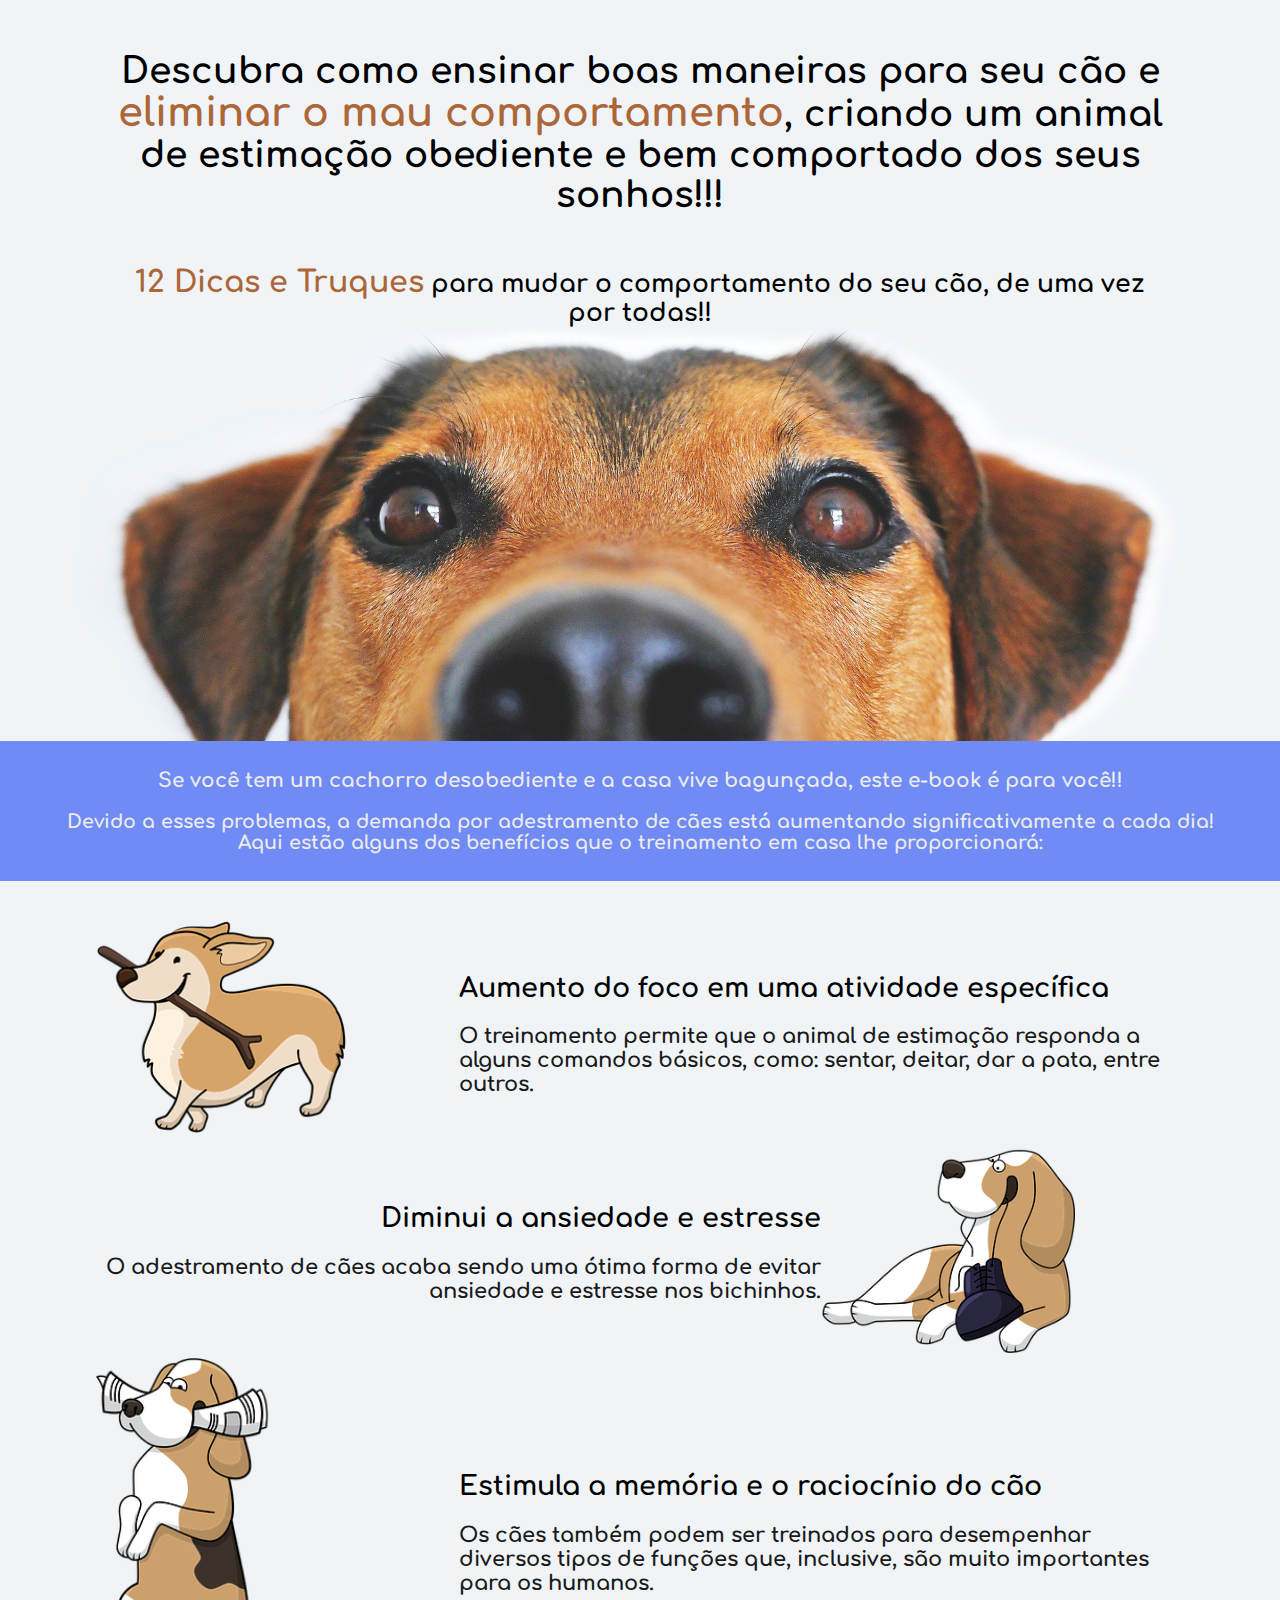
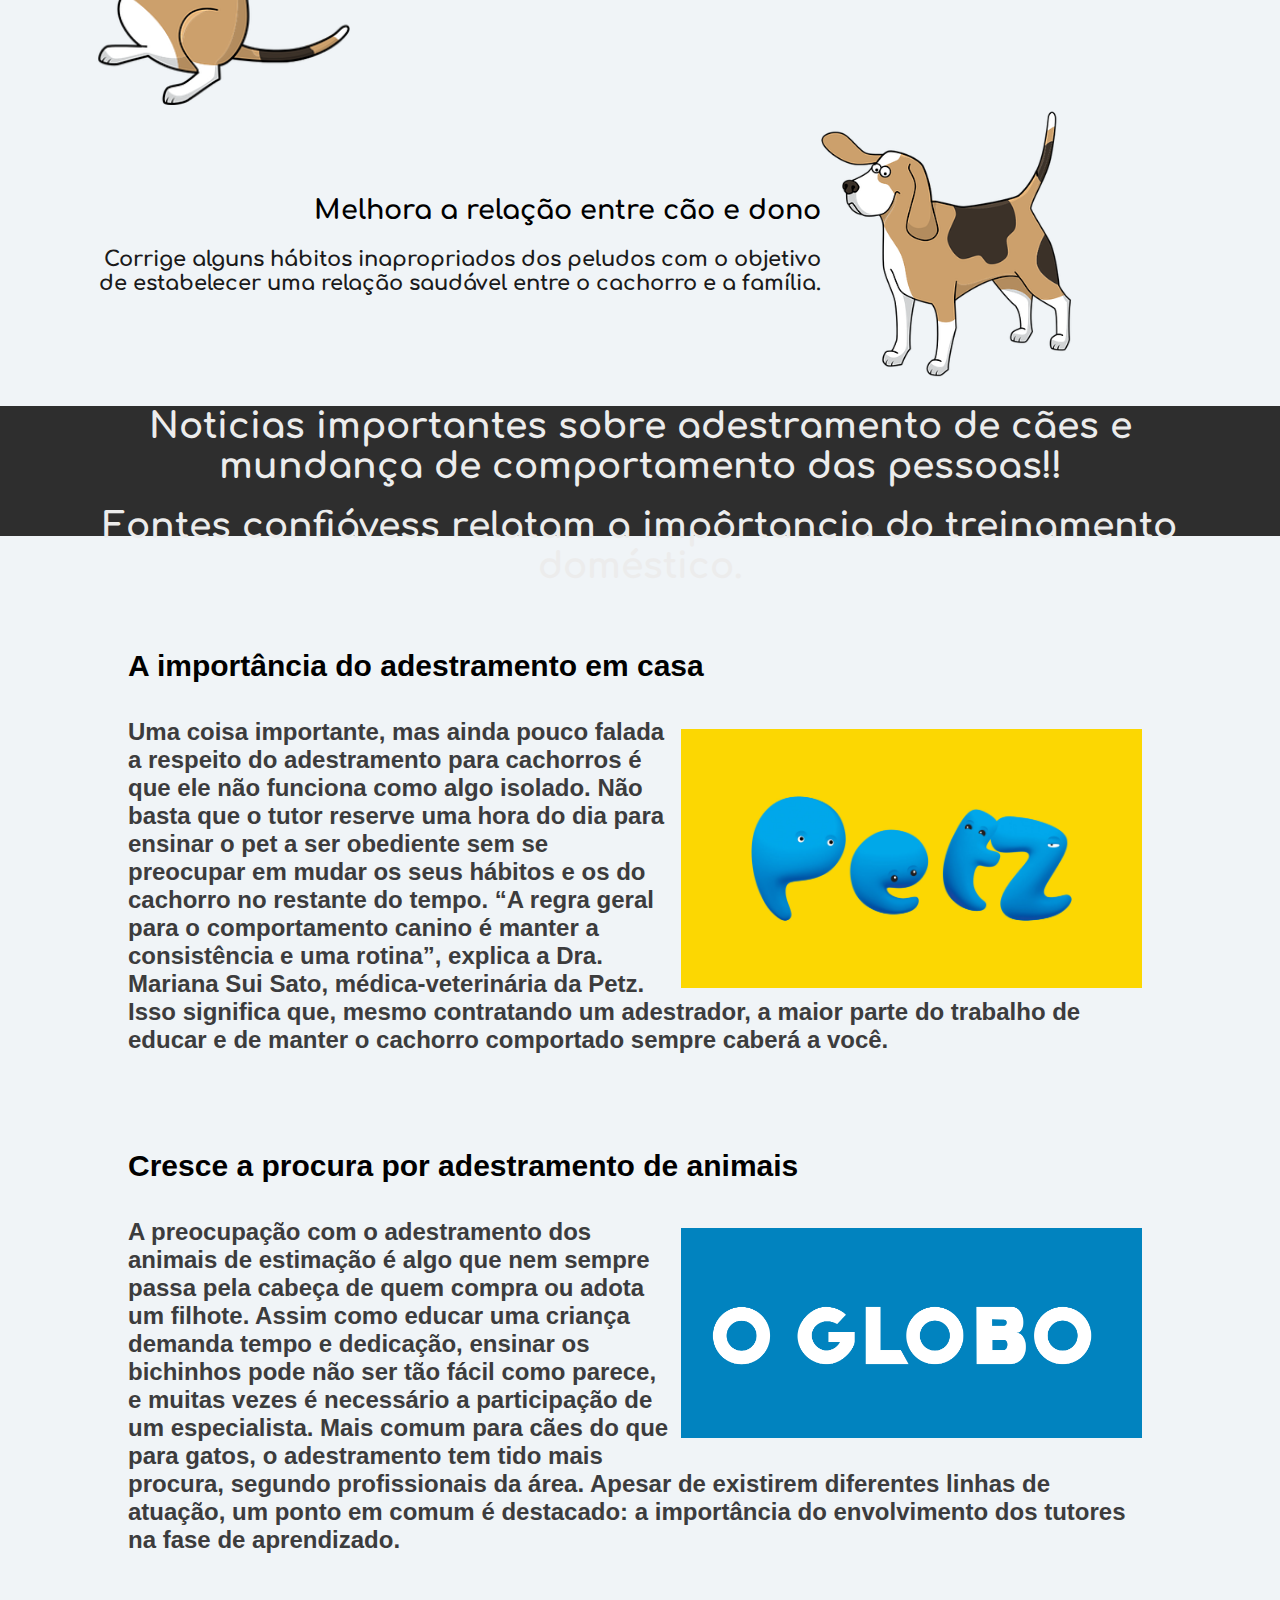
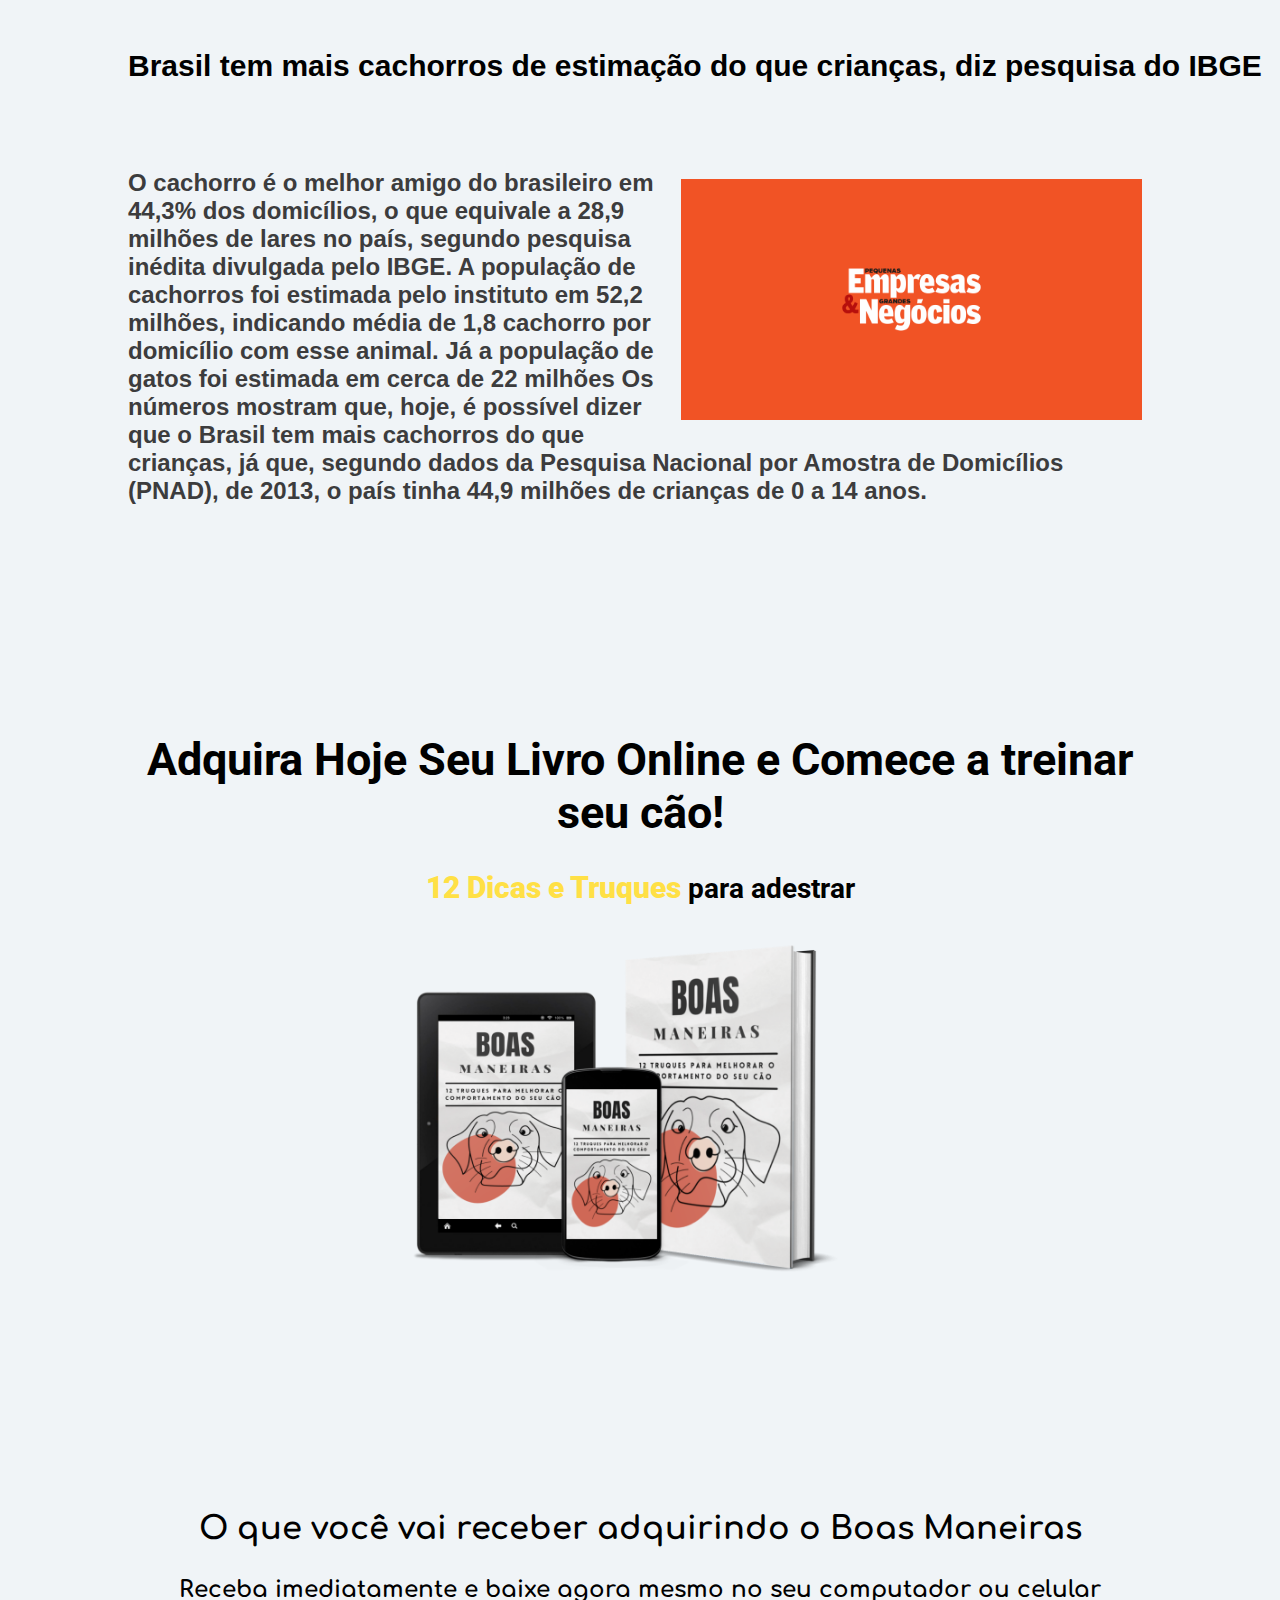
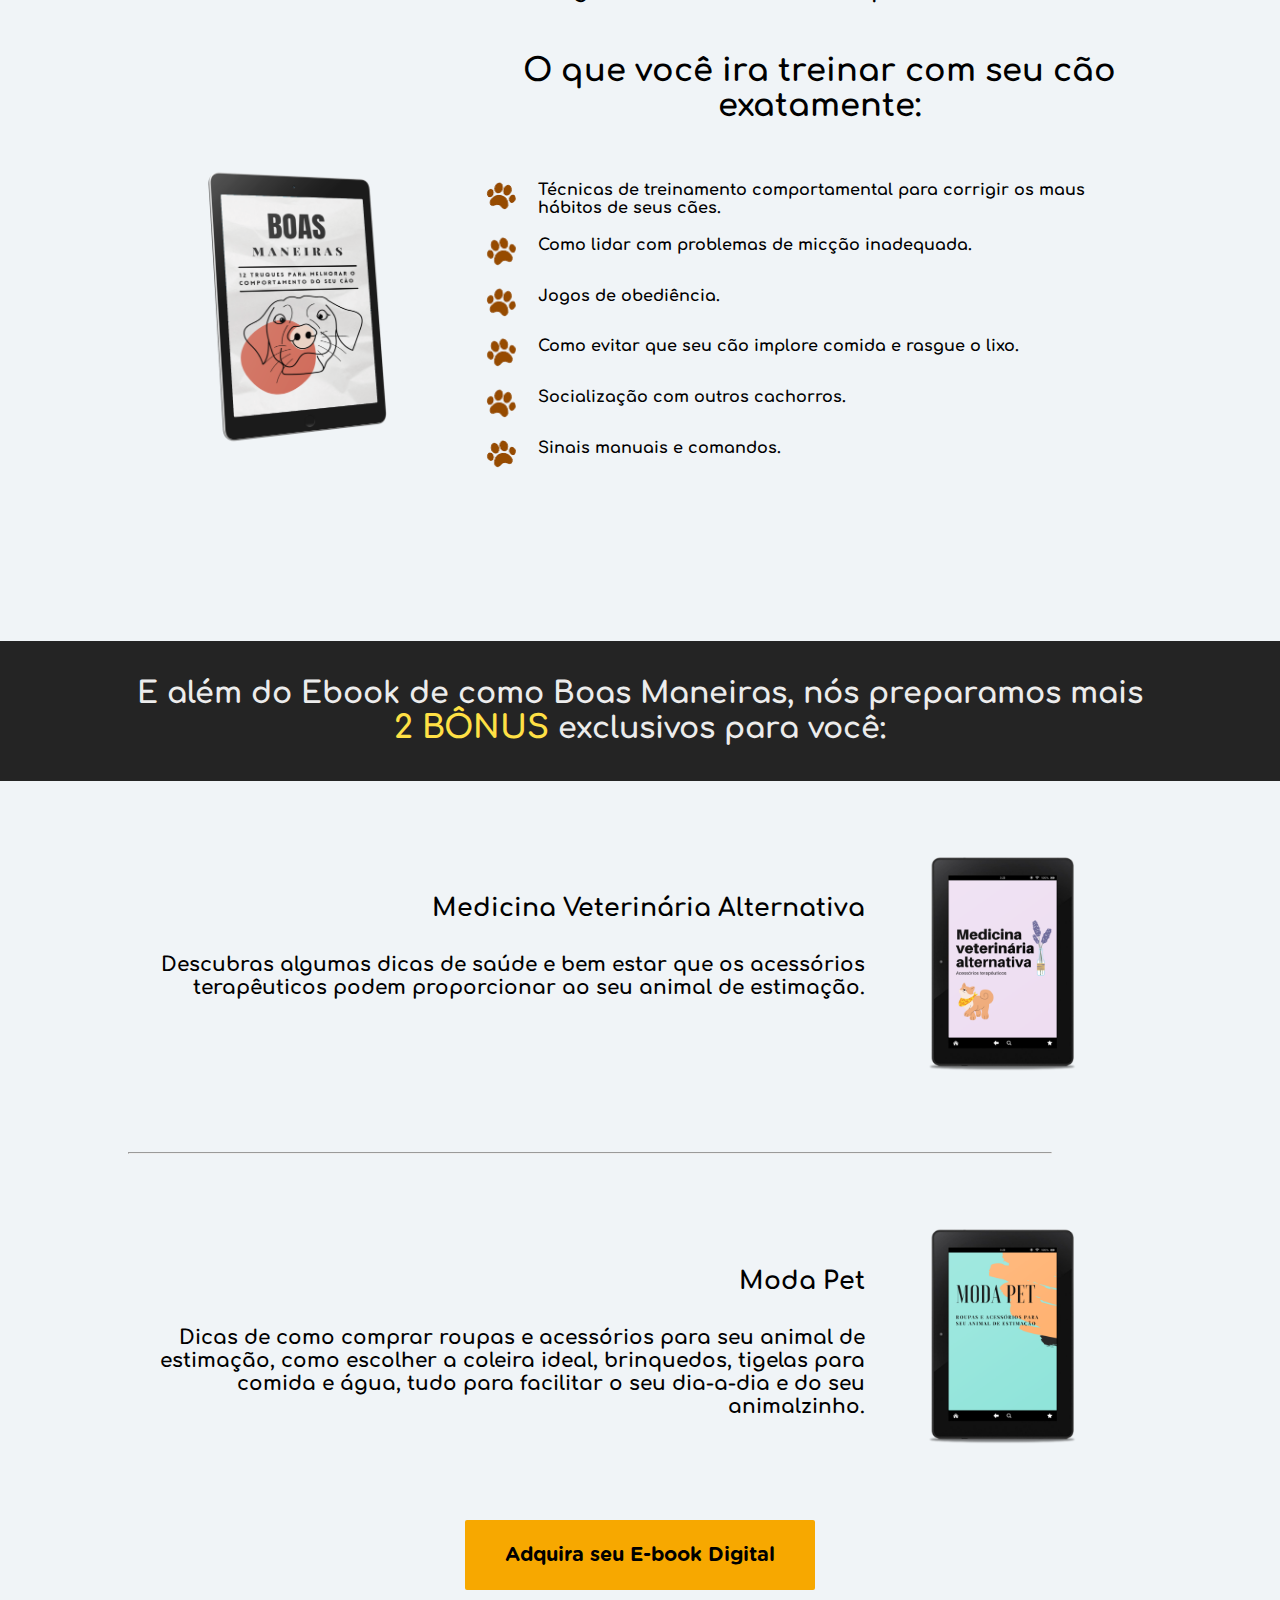
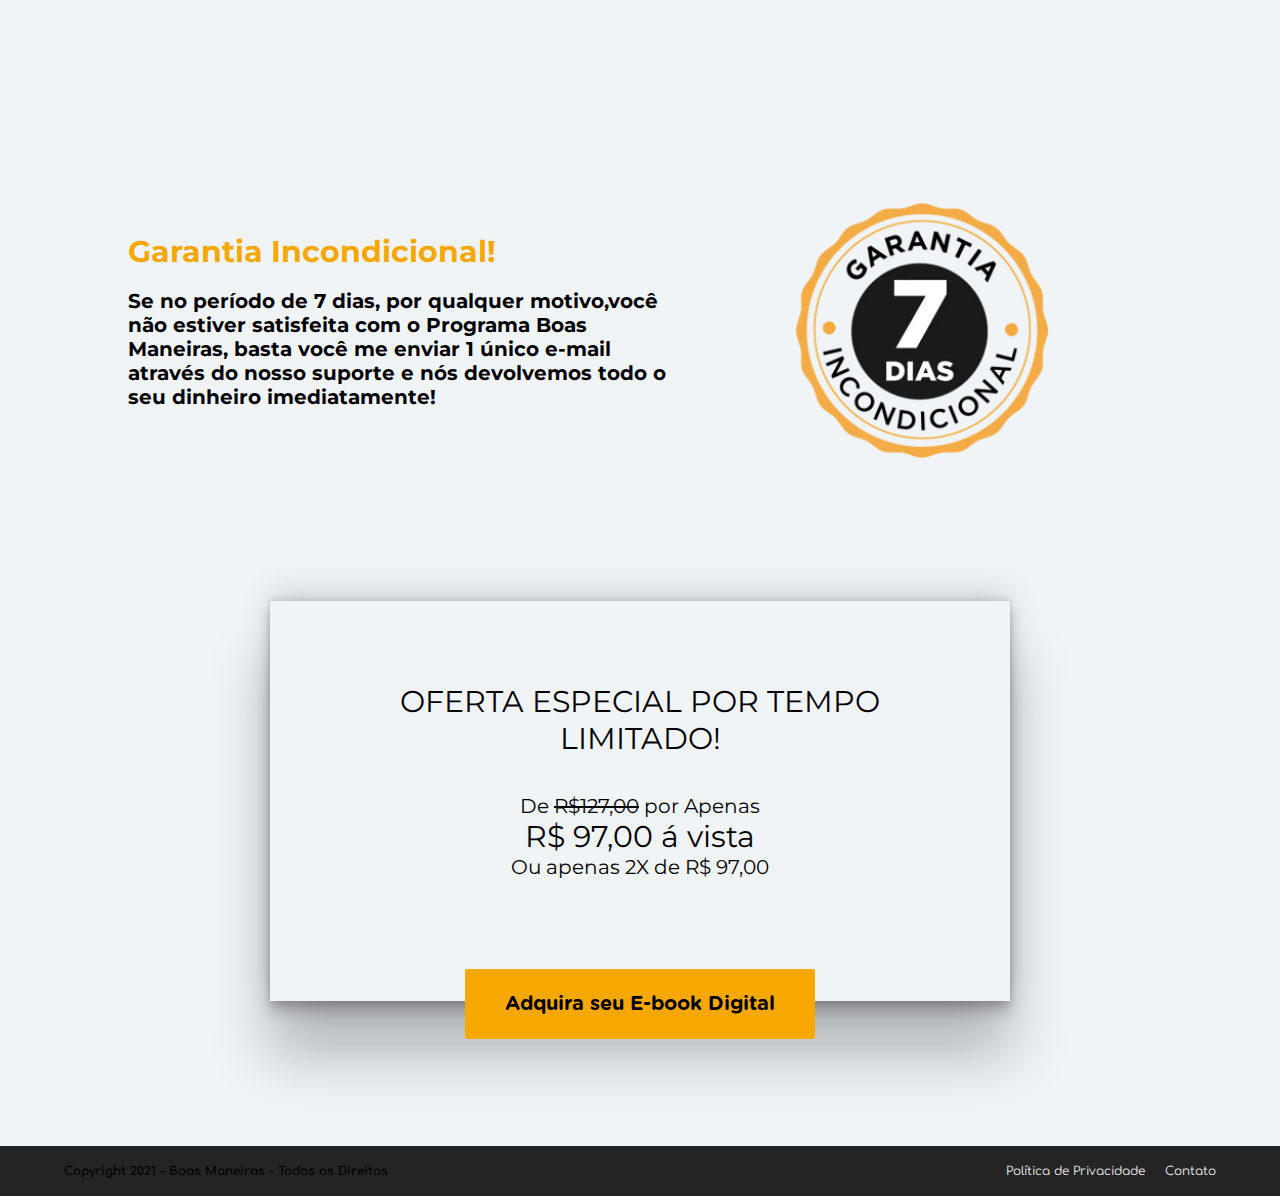
<file: index.html>
<!DOCTYPE html>
<html lang="en">

<head>
    <meta charset="UTF-8">
    <meta http-equiv="X-UA-Compatible" content="IE=edge">
    <meta name="viewport" content="width=device-width, initial-scale=1.0">
    <link rel="preconnect" href="https://fonts.googleapis.com">
    <link rel="preconnect" href="https://fonts.gstatic.com" crossorigin>
    <link
        href="https://fonts.googleapis.com/css2?family=Comfortaa:wght@300&family=Lato:wght@100&family=Montserrat:wght@300&family=Roboto:wght@100;300;500&display=swap"
        rel="stylesheet">
    <link rel="stylesheet" type="text/css" href="index.css">
    <link rel="shortcut icon" href="imagens/icon.png">
    <link rel="preconnect" href="https://fonts.googleapis.com">
    <link rel="preconnect" href="https://fonts.gstatic.com" crossorigin>
    <link href="https://fonts.googleapis.com/css2?family=Montserrat:wght@300&display=swap" rel="stylesheet">
    <title>Boas Maneiras</title>
</head>

<body>
    <!-- Call and Problem -->
    <header>
        <section class="call">
            <section class="contaniner">
                <h1>
                    Descubra como ensinar boas maneiras para seu cão e <b>eliminar o mau comportamento</b>, criando um
                    animal de estimação obediente e bem comportado dos seus sonhos!!!
                </h1>
                <h2>
                    <b>12 Dicas e Truques</b> para mudar o comportamento do seu cão, de uma vez por todas!!
                </h2>
                <img class="image" src="imagens/banner.png"></img>
                </div>
            </section>
        </section>
    </header>
    <div class="problem">
        <!-- Você está preocupado em ter que desistir de seu cão por causa de problemas comportamentais?-->
        <h1>Se você tem um cachorro desobediente e a casa vive bagunçada, este e-book é para você!!</h1>
        <h2 class="title">Devido a esses problemas, a demanda por adestramento de cães está aumentando
            significativamente a cada dia! Aqui estão alguns dos benefícios que o treinamento em casa lhe
            proporcionará:</h2>
    </div>


    <!-- Solutions  -->
    <section class="soluction">
        <section class="container">
            <div class="img img-1"><img src="imagens/dogSrick.png" alt="img"></img></div>
            <div class="text text-1">
                <h1>Aumento do foco em uma atividade específica</h1>
                <h2>O treinamento permite que o animal de estimação responda a alguns comandos básicos, como: sentar,
                    deitar, dar a pata, entre outros.</h2>
            </div>
            <div class="img img-2"><img src="imagens/dogBoots.png" alt="img"></div>
            <div class="text text-2">
                <h1>Diminui a ansiedade e estresse</h1>
                <h2>O adestramento de cães acaba sendo uma ótima forma de evitar ansiedade e estresse nos bichinhos.
                </h2>
            </div>
            <div class="img img-3"><img src="imagens/dogPaper.png" alt="img"></div>
            <div class="text text-3">
                <h1>Estimula a memória e o raciocínio do cão </h1>
                <h2>Os cães também podem ser treinados para desempenhar diversos tipos de funções que, inclusive, são
                    muito importantes para os humanos.</h2>
            </div>
            <div class="img img-4"><img src="imagens/dogSeila.png" alt="img"></div>
            <div class="text text-4">
                <h1>Melhora a relação entre cão e dono</h1>
                <h2>Corrige alguns hábitos inapropriados dos peludos com o objetivo de estabelecer uma relação saudável
                    entre o cachorro e a família.</h2>
            </div>
        </section>
    </section>

    <!-- News  -->
    <section class="news">
        <section class="container">
            <div class="warning">
                <div class="">
                    <h1>Noticias importantes sobre adestramento de cães e mundança de comportamento das pessoas!!</h1>
                    <br />
                    <h1>Fontes confiávess relatam a impôrtancia do treinamento doméstico.</h1>
                </div>
            </div>
        </section>
        <section class="reference">
            <div class="reference-1">
                <img class="img-1" src="imagens/petz.jpg" alt="petz.jpg"></img>
                <h1 class="title-notice">A importância do adestramento em casa</h1>
                <h2 class="text-notice">Uma coisa importante, mas ainda pouco falada a respeito do adestramento para
                    cachorros é que ele não
                    funciona como algo isolado. Não basta que o tutor reserve uma hora do dia para ensinar o pet a ser
                    obediente sem se preocupar em mudar os seus hábitos e os do cachorro no restante do tempo.

                    “A regra geral para o comportamento canino é manter a consistência e uma rotina”, explica a Dra.
                    Mariana
                    Sui Sato, médica-veterinária da Petz. Isso significa que, mesmo contratando um adestrador, a maior
                    parte
                    do trabalho de educar e de manter o cachorro comportado sempre caberá a você.
                </h2>
            </div>
            <div class="reference-2">
                <img class="img-2" src="imagens/globo.png" alt="globo.png"></img>
                <h1 class="title-notice">Cresce a procura por adestramento de animais</h1>
                <h2 class="text-notice">A preocupação com o adestramento dos animais de estimação é algo que nem sempre
                    passa pela cabeça de
                    quem compra ou adota um filhote. Assim como educar uma criança demanda tempo e dedicação, ensinar os
                    bichinhos pode não ser tão fácil como parece, e muitas vezes é necessário a participação de um
                    especialista.
                    Mais comum para cães do que para gatos, o adestramento tem tido mais procura, segundo profissionais
                    da
                    área. Apesar de existirem diferentes linhas de atuação, um ponto em comum é destacado: a importância
                    do
                    envolvimento dos tutores na fase de aprendizado.
                </h2>
            </div>
            <div class="reference-3">
                <img class="img-3" src="imagens/en.png" alt="en.png"></img>
                <h1 class="title-notice">Brasil tem mais cachorros de estimação do que crianças, diz pesquisa do IBGE
                </h1>
                <h2 class="text-notice">O cachorro é o melhor amigo do brasileiro em 44,3% dos domicílios, o que
                    equivale a 28,9 milhões de
                    lares no país, segundo pesquisa inédita divulgada pelo IBGE. A população de cachorros foi estimada
                    pelo
                    instituto em 52,2 milhões, indicando média de 1,8 cachorro por domicílio com esse animal. Já a
                    população
                    de gatos foi estimada em cerca de 22 milhões
                    Os números mostram que, hoje, é possível dizer que o Brasil tem mais cachorros do que crianças, já
                    que,
                    segundo dados da Pesquisa Nacional por Amostra de Domicílios (PNAD), de 2013, o país tinha 44,9
                    milhões
                    de crianças de 0 a 14 anos.
                </h2>
            </div>
        </section>
    </section>

    <!-- Offers-->

    <section class="offers">
        <section class="container">
            <h1> Adquira Hoje Seu Livro Online e Comece a treinar seu cão! </h1>
            <h2><b>12 Dicas e Truques</b> para adestrar</h2>
            <img class="img" src="imagens/ebook.png">
        </section>
    </section>

    <!-- Book -->

    <section class="book">
        <section class="container">
            <h1>O que você vai receber adquirindo o Boas Maneiras</h1>
            <h2>Receba imediatamente e baixe agora mesmo no seu computador ou celular</h2>
            <section class="grid">
                <img class="img-e-book" src="imagens/solo.png" alt="img">
                <h1>O que você ira treinar com seu cão exatamente:</h1>
                <br>
                <img class="img" src="imagens/Petw.png" alt="">
                <b class="b">Técnicas de treinamento comportamental para corrigir os maus hábitos de seus cães.</b>
                <img class="img" src="imagens/PetwE.png" alt="">
                <b class="b">Como lidar com problemas de micção inadequada.</b>
                <img class="img" src="imagens/Petw.png" alt="">
                <b class="b">Jogos de obediência.</b>
                <img class="img" src="imagens/PetwE.png" alt="">
                <b class="b">Como evitar que seu cão implore comida e rasgue o lixo.</b>
                <img class="img" src="imagens/Petw.png" alt="">
                <b class="b">Socialização com outros cachorros.</b>
                <img class="img" src="imagens/PetwE.png" alt="">
                <b class="b">Sinais manuais e comandos.</b>
            </section>
        </section>
    </section>


    <!-- Bonus -->

    <section class="bonus">
        <section class="container">
            <h1>E além do Ebook de como Boas Maneiras, nós preparamos mais <b>2 BÔNUS</b> exclusivos para você: </h1>
        </section>
        <section class="center">
            <div class="content">
                <div class="e-book-1">
                    <img class="img-1" src="imagens/beje.png" alt="resevado"></img>
                    <h1>Medicina Veterinária Alternativa</h1>
                    <h2>Descubras algumas dicas de saúde e bem estar que os acessórios terapêuticos podem proporcionar
                        ao
                        seu animal de estimação.</h2>
                </div>
                <hr>
                <div class="e-book-2">
                    <img class="img-1" src="imagens/roxo.png" alt="resevado"></img>
                    <h1>Moda Pet</h1>
                    <h2>Dicas de como comprar roupas e acessórios para seu animal de estimação, como escolher a coleira
                        ideal, brinquedos, tigelas para comida e água, tudo para facilitar o seu dia-a-dia e do seu
                        animalzinho. </h2>
                </div>
                <div class="btn">
                    <button class="button"><a href='https://pay.kiwify.com.br/A5a3t5V'>Adquira seu E-book
                            Digital</a></button>
                </div>
            </div>
        </section>
    </section>

    <!-- Warranty -->

    <section class="warranty">
        <section class="container">
            <img src="imagens/selo.png" alt="img">
            <h1>Garantia Incondicional!</h1>
            <br />
            <h2>Se no período de 7 dias, por qualquer motivo,você não estiver satisfeita
                com o Programa Boas Maneiras, basta você me enviar 1 único e-mail através do nosso suporte e nós
                devolvemos todo o seu
                dinheiro imediatamente!</h2>
        </section>
        <section class="price">
            <p class="title">OFERTA ESPECIAL POR TEMPO LIMITADO!</p>
            <br />
            <p class="min">De <s>R$127,00</s> por Apenas</p>
            <p>R$ 97,00 á vista</p>
            <p class="min">Ou apenas 2X de R$ 97,00</p>
            <div class="btn">
                <button class="button"><a href='https://pay.kiwify.com.br/A5a3t5V'>Adquira seu E-book
                        Digital</a></button>
            </div>
        </section>
    </section>

    <!-- Footer -->

    <section class="footer">
        <section class="container">
            <div class="content">
                <b class="ab"> Copyright 2021 - Boas Maneiras - Todos os Direitos </b>
                <div class="links">
                    <a class="pdp" href="politica.html">Política de Privacidade</a>
                    <a class="con" href="contato.html"> Contato</a>
                </div>
            </div>
        </section>
    </section>
</body>



</html>

<!-- Indentação = SHIFT + ALT + F-->
</file>
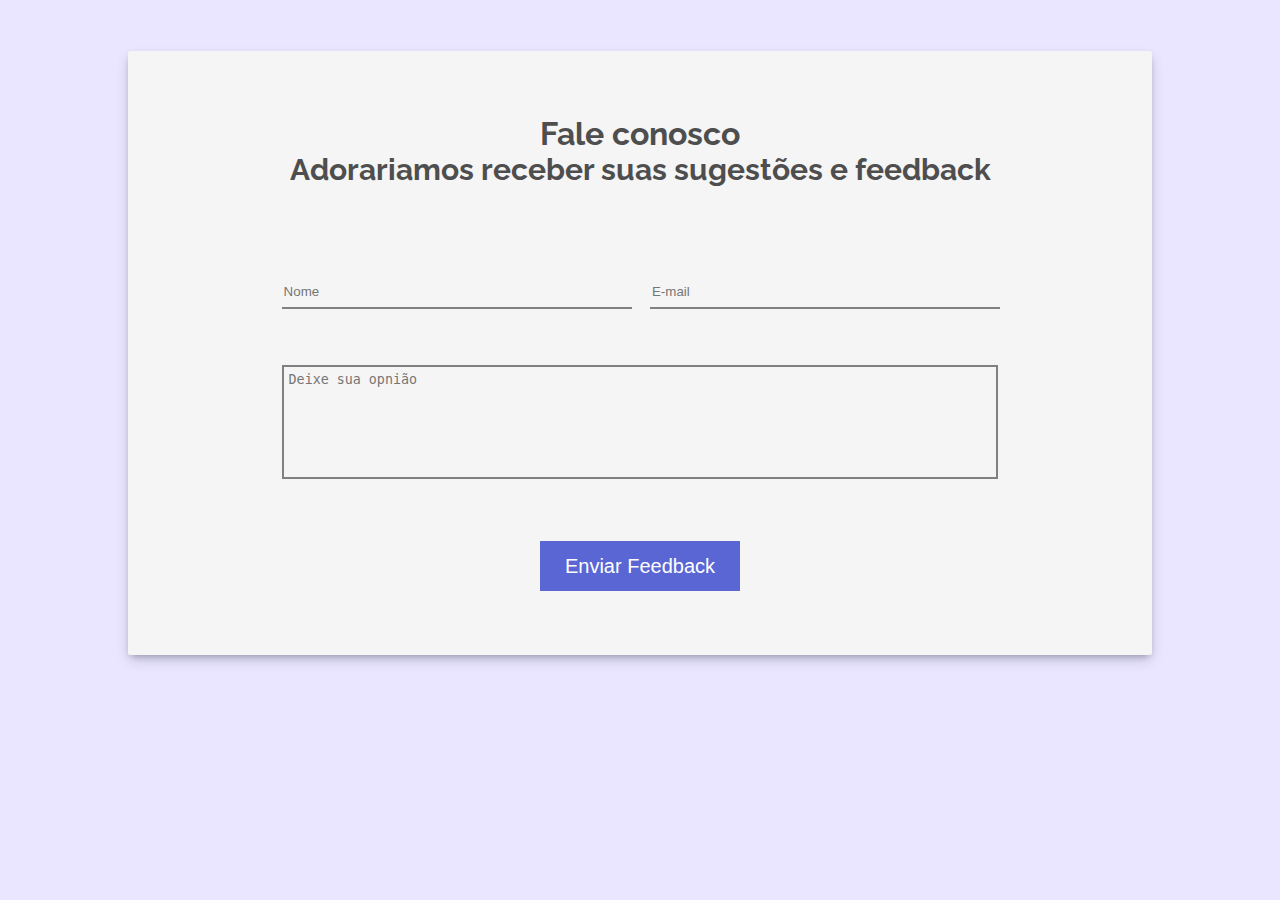
<file: contato.html>
<!DOCTYPE html>
<html lang="pt-BR">
<head>
    <meta charset="UTF-8">
    <meta http-equiv="X-UA-Compatible" content="IE=edge">
    <meta name="viewport" content="width=device-width, initial-scale=1.0">
    <link rel="stylesheet" type="text/css" href="contato.css">
    <title>Contato</title>
</head>
<body>
    <script type="text/javascript">
    function limpar(){
        document.getElementById(`txtemail`).style.borderColor=`gray`;
    }
    function verf(){
        var vlemail = document.getElementById(`txtemail`).value;
        var email = document.getElementById(`txtemail`);
        limpar();
        if ( vlemail.indexOf("@") < 0){
            email.style.borderColor=`gray`;
            return false;
        }
        else{
            alert(`E-mail enviado com sucesso`);
            return false;
        }
    }
      </script>
    <div>
        <form action="https://api.staticforms.xyz/submit" method="POST" class="box">
            <input type="hidden" name="accessKey" value="613a0956-78bb-4062-a201-57a59bec0112">
            <input type="hidden" name="redirectTo" value="https://www.staticforms.xyz/">
            <h1>Fale conosco</h1>
            <h2>Adorariamos receber suas sugestões e feedback</h2>
            <div class="group">
                <input class="cap txtnome" type="text" id="" name="name" placeholder="Nome">
                <input class="cap txtemail" type="email" id="txtemail" name="email" placeholder="E-mail">
                <textarea class="txtplaceholder" name="message" placeholder="Deixe sua opnião"></textarea>
            </div>
            <input type="text" name="honeypot" style="display: none;">
            <button id="cadastrar" value="Cadastrar" onclick="verf()"><a href="contato.html">Enviar Feedback</a></button>
        </form>
    </div>
</body>
</html>
</file>
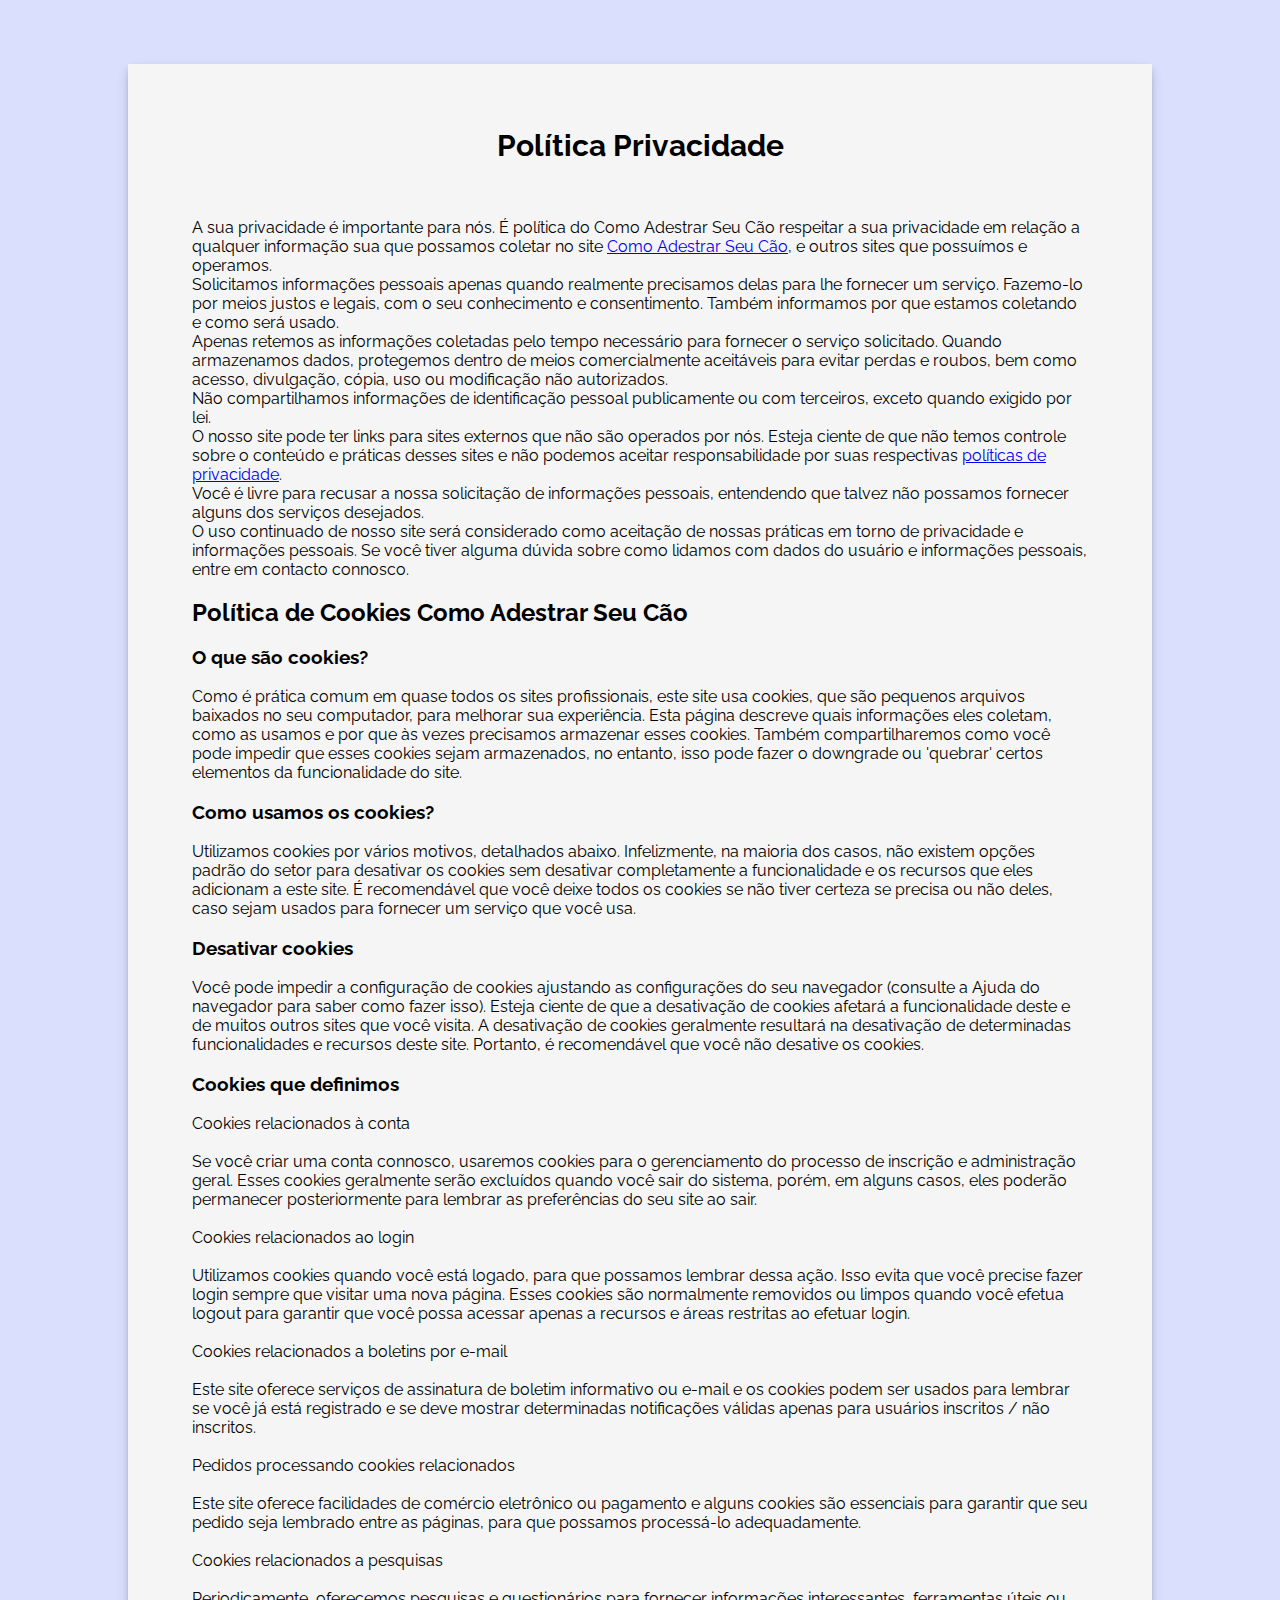
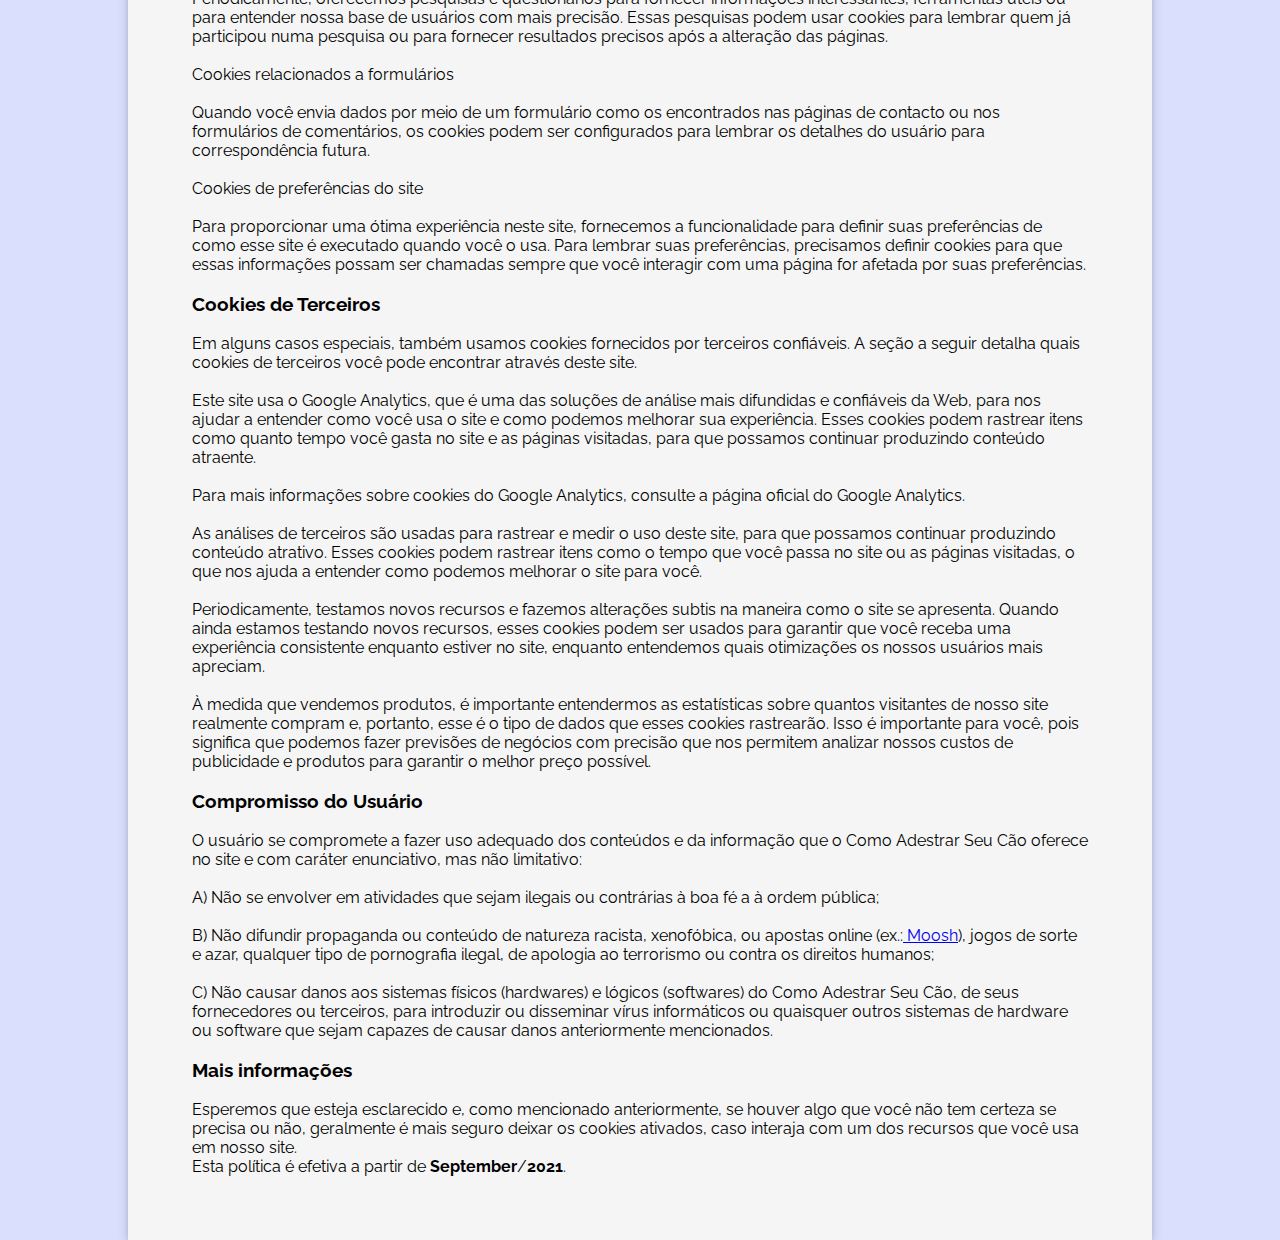
<file: politica.html>
<!DOCTYPE html>
<html lang="pt-BR">

<head>
    <meta charset="UTF-8">
    <meta http-equiv="X-UA-Compatible" content="IE=edge">
    <meta name="viewport" content="width=device-width, initial-scale=1.0">
    <link rel="stylesheet" type="text/css" href="politica.css">
    <title>Politica de Privacidade</title>
</head>

<body>
    <div class="box">
        <h2 class="title"> Política Privacidade</h2> <br />
        <p>A sua privacidade é importante para nós. É política do Como Adestrar Seu Cão respeitar a sua privacidade em
            relação a qualquer informação sua que possamos coletar no site <a href=http://comoadestrarseucao.com>Como
                Adestrar Seu Cão</a>, e outros sites que possuímos e operamos.</p>
        <p>Solicitamos informações pessoais apenas quando realmente precisamos delas para lhe fornecer um serviço.
            Fazemo-lo por meios justos e legais, com o seu conhecimento e consentimento. Também informamos por que
            estamos coletando e como será usado. </p>
        <p>Apenas retemos as informações coletadas pelo tempo necessário para fornecer o serviço solicitado. Quando
            armazenamos dados, protegemos dentro de meios comercialmente aceitáveis ​​para evitar perdas e roubos, bem
            como acesso, divulgação, cópia, uso ou modificação não autorizados.</p>
        <p>Não compartilhamos informações de identificação pessoal publicamente ou com terceiros, exceto quando exigido
            por lei.</p>
        <p>O nosso site pode ter links para sites externos que não são operados por nós. Esteja ciente de que não temos
            controle sobre o conteúdo e práticas desses sites e não podemos aceitar responsabilidade por suas
            respectivas <a href='https://politicaprivacidade.com' target='_BLANK'>políticas de privacidade</a>. </p>
        <p>Você é livre para recusar a nossa solicitação de informações pessoais, entendendo que talvez não possamos
            fornecer alguns dos serviços desejados.</p>
        <p>O uso continuado de nosso site será considerado como aceitação de nossas práticas em torno de privacidade e
            informações pessoais. Se você tiver alguma dúvida sobre como lidamos com dados do usuário e informações
            pessoais, entre em contacto connosco.</p>
        <br />
        <h2>Política de Cookies Como Adestrar Seu Cão</h2>
        <br />
        <h3>O que são cookies?</h3>
        <br />
        <p>Como é prática comum em quase todos os sites profissionais, este site usa cookies, que são pequenos arquivos
            baixados no seu computador, para melhorar sua experiência. Esta página descreve quais informações eles
            coletam, como as usamos e por que às vezes precisamos armazenar esses cookies. Também compartilharemos como
            você pode impedir que esses cookies sejam armazenados, no entanto, isso pode fazer o downgrade ou 'quebrar'
            certos elementos da funcionalidade do site.</p>
        <br />
        <h3>Como usamos os cookies?</h3>
        <br />
        <p>Utilizamos cookies por vários motivos, detalhados abaixo. Infelizmente, na maioria dos casos, não existem
            opções padrão do setor para desativar os cookies sem desativar completamente a funcionalidade e os recursos
            que eles adicionam a este site. É recomendável que você deixe todos os cookies se não tiver certeza se
            precisa ou não deles, caso sejam usados ​​para fornecer um serviço que você usa.</p>
        <br />
        <h3>Desativar cookies</h3>
        <br />
        <p>Você pode impedir a configuração de cookies ajustando as configurações do seu navegador (consulte a Ajuda do
            navegador para saber como fazer isso). Esteja ciente de que a desativação de cookies afetará a
            funcionalidade deste e de muitos outros sites que você visita. A desativação de cookies geralmente resultará
            na desativação de determinadas funcionalidades e recursos deste site. Portanto, é recomendável que você não
            desative os cookies.</p>
        <br />
        <h3>Cookies que definimos</h3>
        <br />
        <ul>
            <li> Cookies relacionados à conta<br /><br /> Se você criar uma conta connosco, usaremos cookies para o
                gerenciamento do processo de inscrição e administração geral. Esses cookies geralmente serão excluídos
                quando você sair do sistema, porém, em alguns casos, eles poderão permanecer posteriormente para lembrar
                as preferências do seu site ao sair.<br><br>
            </li>
            <li> Cookies relacionados ao login<br><br> Utilizamos cookies quando você está logado, para que possamos
                lembrar dessa ação. Isso evita que você precise fazer login sempre que visitar uma nova página. Esses
                cookies são normalmente removidos ou limpos quando você efetua logout para garantir que você possa
                acessar apenas a recursos e áreas restritas ao efetuar login.<br><br>
            </li>
            <li> Cookies relacionados a boletins por e-mail<br><br> Este site oferece serviços de assinatura de boletim
                informativo ou e-mail e os cookies podem ser usados ​​para lembrar se você já está registrado e se deve
                mostrar determinadas notificações válidas apenas para usuários inscritos / não inscritos.<br><br> </li>
            <li> Pedidos processando cookies relacionados<br><br> Este site oferece facilidades de comércio eletrônico
                ou pagamento e alguns cookies são essenciais para garantir que seu pedido seja lembrado entre as
                páginas, para que possamos processá-lo adequadamente.<br><br> </li>
            <li> Cookies relacionados a pesquisas<br><br> Periodicamente, oferecemos pesquisas e questionários para
                fornecer informações interessantes, ferramentas úteis ou para entender nossa base de usuários com mais
                precisão. Essas pesquisas podem usar cookies para lembrar quem já participou numa pesquisa ou para
                fornecer resultados precisos após a alteração das páginas.<br><br> </li>
            <li> Cookies relacionados a formulários<br><br> Quando você envia dados por meio de um formulário como os
                encontrados nas páginas de contacto ou nos formulários de comentários, os cookies podem ser configurados
                para lembrar os detalhes do usuário para correspondência futura.<br><br>
            </li>
            <li> Cookies de preferências do site<br><br> Para proporcionar uma ótima experiência neste site, fornecemos
                a funcionalidade para definir suas preferências de como esse site é executado quando você o usa. Para
                lembrar suas preferências, precisamos definir cookies para que essas informações possam ser chamadas
                sempre que você interagir com uma página for afetada por suas preferências.<br> </li>
        </ul>
        <br />
        <h3>Cookies de Terceiros</h3>
        <br />
        <p>Em alguns casos especiais, também usamos cookies fornecidos por terceiros confiáveis. A seção a seguir
            detalha quais cookies de terceiros você pode encontrar através deste site.</p>
        <br />
        <ul>
            <li> Este site usa o Google Analytics, que é uma das soluções de análise mais difundidas e confiáveis ​​da
                Web, para nos ajudar a entender como você usa o site e como podemos melhorar sua experiência. Esses
                cookies podem rastrear itens como quanto tempo você gasta no site e as páginas visitadas, para que
                possamos continuar produzindo conteúdo atraente. </li>
        </ul>
        <br />
        <p>Para mais informações sobre cookies do Google Analytics, consulte a página oficial do Google Analytics.</p>
        <br />
        <ul>
            <li> As análises de terceiros são usadas para rastrear e medir o uso deste site, para que possamos continuar
                produzindo conteúdo atrativo. Esses cookies podem rastrear itens como o tempo que você passa no site ou
                as páginas visitadas, o que nos ajuda a entender como podemos melhorar o site para você.</li>
            <br />
            <li> Periodicamente, testamos novos recursos e fazemos alterações subtis na maneira como o site se
                apresenta. Quando ainda estamos testando novos recursos, esses cookies podem ser usados ​​para garantir
                que você receba uma experiência consistente enquanto estiver no site, enquanto entendemos quais
                otimizações os nossos usuários mais apreciam.</li>
            <br />
            <li> À medida que vendemos produtos, é importante entendermos as estatísticas sobre quantos visitantes de
                nosso site realmente compram e, portanto, esse é o tipo de dados que esses cookies rastrearão. Isso é
                importante para você, pois significa que podemos fazer previsões de negócios com precisão que nos
                permitem analizar nossos custos de publicidade e produtos para garantir o melhor preço possível.</li>
        </ul>
        <br />
        <h3>Compromisso do Usuário</h3>
        <br />
        <p>O usuário se compromete a fazer uso adequado dos conteúdos e da informação que o Como Adestrar Seu Cão
            oferece no site e com caráter enunciativo, mas não limitativo:</p>
        <br />
        <ul>
            <li>A) Não se envolver em atividades que sejam ilegais ou contrárias à boa fé a à ordem pública;</li>
            <br />
            <li>B) Não difundir propaganda ou conteúdo de natureza racista, xenofóbica, ou apostas online (ex.:<a
                    href='https://ondeapostar.pt/review/moosh-portugal/'> Moosh</a>), jogos de sorte e azar, qualquer
                tipo de pornografia ilegal, de apologia ao terrorismo ou contra os direitos humanos;</li>
            <br />
            <li>C) Não causar danos aos sistemas físicos (hardwares) e lógicos (softwares) do Como Adestrar Seu Cão, de
                seus fornecedores ou terceiros, para introduzir ou disseminar vírus informáticos ou quaisquer outros
                sistemas de hardware ou software que sejam capazes de causar danos anteriormente mencionados.</li>
        </ul>
        <br />
        <h3>Mais informações</h3>
        <br />
        <p>Esperemos que esteja esclarecido e, como mencionado anteriormente, se houver algo que você não tem certeza se
            precisa ou não, geralmente é mais seguro deixar os cookies ativados, caso interaja com um dos recursos que
            você usa em nosso site.</p>
        <p>Esta política é efetiva a partir de <strong>September</strong>/<strong>2021</strong>.</p>
    </div>
</body>
</html>
</file>
<file: index.css>
/* ~~ root ~~ */

:root {
  --primary-color: #ececec;
  --secondary-color: #242424;
  --third-color: #2e2e2e;
  --background-color-body: #f0f4f7;
  --background-color-blue: #708bf5;
  --background-color-pink: #ffcbcb;
  --emphasis-color: #ffe045;
  --font-comfortaa: 'Comfortaa', cursive;
  --font-lato: 'Lato', sans-serif;
  --font-montserrat: 'Montserrat', sans-serif;
  --font-robot: 'Roboto', sans-serif;

}

/* ~~ Page ~~ */

* {
  margin: 0;
  padding: 0;
  outline: 0;
}
html {
  font-size: 62.5%;
}
body {
  height: 100vh;
  font-size: 1.6rem;
  font-family: Comfortaa, sans-serif;
  background-color: var(--background-color-body);
}

/* ~~ Call ~~ */

.call h1 {
  padding-top: 4%;
  margin: auto;
  width: 85%;
  text-align: center;
  font-size: 3.6rem;
}
.call h1 b {
  font-size: 4rem;
  color: #ac6637;
}
.call h2 {
  padding-top: 4%;
  margin: auto;
  width: 80%;
  text-align: center;
  font-size: 2.5rem;
}
.call h2 b {
  font-size: 3rem;
  color: #ac6637;
}
.image {
  width: 100%;
}

/* ~~ Prblem ~~ */

.problem {
  background-color: var(--background-color-blue);
  color: var(--primary-color);
  text-align: center;
  margin-top: -0.3%;
  height: 14rem;
  display: grid;
  align-items: center;
}
.problem h1 {
  font-size: 2rem;
}
.problem h2 {
  margin-top: -3%;
  margin-left: 5%;
  margin-right: 5%;
  font-size: 1.9rem;
}

/* ~~ Soluction ~~ */
.soluction .container {
  padding-top: 4rem;
  margin: auto;
  width: 85%;
  display: grid;
  grid-template-columns: 1fr 1fr 1fr;
}
.text {
  align-self: center;
}
.soluction img {
  width: 70%;
}
.soluction .img-1 {
  grid-column: 1/2;
}
.soluction .text-1 {
  grid-column: 2/4;
  text-align: left;
}
.soluction .img-2 {
  grid-column: 3/4;
}
.soluction .text-2 {
  grid-row: 2/3;
  grid-column: 1/3;
  text-align: right;
}
.soluction .img-3 {
  grid-column: 1/2;
}
.soluction .text-3 {
  grid-column: 2/4;
  text-align: left;
}
.soluction .img-4 {
  grid-column: 3/4;
}
.soluction .text-4 {
  grid-column: 1/3;
  grid-row: 4/5;
  text-align: right;
}

.soluction h1 {
  font-size: 2.7rem;
}
.soluction h2 {
  font-size: 2.1rem;
  padding-top: 3%;
  color: #1a1a1a;
}
.soluction .title {
  font-size: 2.5rem;
}

/* ~~ News ~~ */

.news .container {
  background-color: var(--third-color);
  margin-top: 2.5rem;
  height: 13rem;
  display: grid;
  align-items: center;
}
.news .warning {
  margin-left: 5%;
  margin-right: 5%;
  height: 14rem;
  color: var(--primary-color);
  text-align: center;
  display: grid;
  align-items: center;
  font-size: 1.8rem;
}
.title-notice {
  padding-top: 1%;
  text-align: center;
  font-size: 3rem;
  position: absolute;
}
.text-notice {
  color: #3c3c3d;
  padding-top: 8%;
}
.reference {
  padding-top: 10rem;
  margin: auto;
  width: 80%;
  font-family: "Open Sans", sans-serif;
}
.reference-1 .img-1 {
  width: 45%;
  float: right;
  padding-top: 8%;
  margin: 1%;
}
.reference-2 {
  margin-top: 8%;
}
.reference-2 .img-2 {
  width: 45%;
  left: 55%;
  padding-top: 8%;
  float: right;
  margin: 1%;
}
.reference-3 {
  margin-top: 8%;
}
.reference-3 .img-3 {
  width: 45%;
  left: 55%;
  padding-top: 8%;
  float: right;
  margin: 1%;
}

/* ~~ offers ~~ */

.offers {
  background-image: url(imagens/background-purple.png);
  background-attachment: fixed;
  background-size: 100%;
  font-family: "Roboto", sans-serif;
  font-weight: 900;
  height: 75rem;
  margin-top: 10%;
}
.offers .container {
  padding-top: 10rem;
  width: 80%;
  margin: auto;
  text-align: center;
}
.offers .img {
  height: 60%;
  width: 60%;
}
.offers h1 {
  font-size: 4.5rem;
}
.offers h2 {
  margin-top: 3%;
  font-size: 2.8rem;
}
.offers b {
  color: var(--emphasis-color);
  font-size: 3rem;
}

/* ~~ book ~~ */

.book {
  margin-top: 10%;
}
.book .container {
  width: 80%;
  margin: auto;
  text-align: center;
}
.book .container h1 {
  font-size: 3.2rem;
}
.book .container h2 {
  font-size: 2.3rem;
  margin-top: 3%;
}
.grid {
  margin-top: 5%;
  display: grid;
  grid-template-columns: 35% 5% 60%;
  grid-row-gap: 5%;
}
.img-e-book {
  grid-row: 2/10;
  width: 100%;
}
.grid h1 {
  grid-column: 2/4;
}
.grid .img {
  grid-column: 2/3;
  width: 60%;
}
.grid .b {
  grid-column: 3/4;
  text-align: left;
}

/* ~~ bonus ~~ */

.bonus {
  margin-top: 15%;
}
.bonus .container {
  height: 14rem;
  background-color: var(--secondary-color);
  color: var(--primary-color);
  text-align: center;
  display: grid;
  align-items: center;
}
.bonus .container h1 {
  width: 80%;
  margin: auto;
  font-size: 3rem;
}
.bonus .container b {
  color: var(--emphasis-color);
  font-size: 3.2rem;
}
.center {
  width: 80%;
  margin: auto;
}
.bonus .content .img-1 {
  width: 28%;
  float: right;
}
.e-book-1 {
  margin-top: 5%;
  text-align: right;
}
.e-book-2 {
  margin-top: 5%;
  text-align: right;
}
.content h1 {
  padding-top: 6%;
  font-size: 2.5rem;
}
.content h2 {
  margin-top: 3%;
  font-size: 2rem;
}
.content hr {
  margin-top: 15%;
  width: 90%;
}
.bonus .btn {
  margin-top: 10%;
  width: 100%;
  display: grid;
  place-content: center;
}
.bonus .btn a {
  color: black;
  text-decoration: none;
}
@font-face {
  font-family: Gotham;
  src: url(fonts/GothamRoundedBold.otf);
}
.button {
  background-color: #f7a800;
  font-family: "Gotham";
  border: none;
  cursor: pointer;
  width: 35rem;
  height: 7rem;
  font-weight: 300;
  border-radius: 2px;
  font-size: 2rem;
  transition-property: background-color;
}
.button:hover {
  background-color: #d99402;
  transition-duration: 0.5s;
}

/* ~~ Warranty ~~ */

.warranty {
  margin-top: 10%;
  padding-bottom: 10%;
  font-family: "Montserrat", sans-serif;
  height: 90rem;
  background-image: url(imagens/background-purple.png);
  background-attachment: fixed;
  background-repeat: no-repeat;
  background-size: 100%;
}
.warranty .title {
  padding-top: 5%;
  width: 90%;
  margin: auto;
  display: grid;
  font-size: 3rem;
  text-align: center;
  align-self: center;
}
.warranty .title b {
  color: var(--emphasis-color);
}
.warranty .container {
  width: 80%;
  margin: auto;
  padding-top: 5%;
}
.warranty img {
  width: 25%;
  float: right;
  padding-top: 2%;
  padding-right: 10%;
}
.warranty h1 {
  color: #f7a800;
  padding-top: 5%;
  font-size: 3rem;
}
.warranty h2 {
  font-size: 2rem;
  width: 55%;
}
.warranty .price .title{
  font-family: var(--font-montserrat);
}
.warranty .price {
  font-size: 3rem;
  margin: auto;
  padding: 5rem;
  width: 50%;
  height: 30rem;
  box-shadow: rgba(0, 0, 0, 0.25) 0px 54px 55px,
    rgba(0, 0, 0, 0.12) 0px -12px 30px, rgba(0, 0, 0, 0.12) 0px 4px 6px,
    rgba(0, 0, 0, 0.17) 0px 12px 13px, rgba(0, 0, 0, 0.09) 0px -3px 5px;
  text-align: center;
  margin-top: 15%;
}
.warranty .price .btn {
  margin-top: 9rem;
  width: 100%;
}
.warranty .price .btn a {
  color: black;
  text-decoration: none;
}

.warranty .min {
  font-size: 2rem;
}

/* ~~ Footer ~~ */

.footer {
  height: 5rem;
  background-color: var(--secondary-color);
  display: grid;
  align-items: center;
}
.footer .container {
  width: 90%;
  margin: auto;
}
.footer .content {
  display: flex;
  justify-content: space-between;
  font-size: 1.2rem;
}
.footer .links {
  display: flex;
  gap: 2rem;
  justify-content: space-between;
}
.footer a {
  text-decoration: none;
  color: var(--primary-color);
  transition: all 0.3s ease;
}
.footer a:hover {
  color: teal;
}

/*  @mediaQuerrys   */

@media (max-width: 2560px) {
  html {
    font-size: 120%;
  }
  .button {
    font-size: 2rem;
  }
}
@media (max-width: 2415px) {
  .reference-3 .text-notice {
    padding-top: 13%;
  }
  .reference-3 .title-notice {
    text-align: left;
  }
  .reference-3 .img-3 {
    padding-top: 13%;
  }
}
@media (max-width: 1970px) {
  html {
    font-size: 90%;
  }
}
@media (max-width: 1645px) {
  .reference-3 .text-notice {
    padding-top: 13%;
  }
  .reference-3 .title-notice {
    text-align: left;
  }
  .reference-3 .img-3 {
    padding-top: 13%;
  }
}
@media (max-width: 1440px) {
  html {
    font-size: 62.5%;
  }
}
@media (max-width: 1024px) {
  html {
    font-size: 50%;
  }
}
@media (max-width: 768px) {
  html {
    font-size: 40%;
  }
}
@media (max-width: 600px) {
  html {
    font-size: 30%;
  }
}
@media (max-width: 425px) {
  html {
    font-size: 25%;
  }
}
@media (max-width: 375px) {
  .soluction img {
    width: 100%;
    margin-top: 4rem;
  }
  .soluction .img-1 {
    grid-column: 2/2;
  }
  .soluction .text-1 {
    grid-column: 1/4;
    grid-row: 2/3;
    text-align: center;
  }
  .soluction .img-2{
    grid-column: 2/2;
    grid-row: 3/4;
  }
  .soluction .text-2 {
    grid-column: 1/4;
    grid-row: 5/6;
    text-align: center;
  }
  .soluction .img-3{
    grid-column: 2/2;
    grid-row: 7/8;
  }
  .soluction .text-3 {
    grid-column: 1/4;
    grid-row: 9/10;
    text-align: center;
  }
  .soluction .img-4{
    grid-column: 2/2;
    grid-row:11/12;
  }
  .soluction .text-4 {
    grid-column: 1/4;
    grid-row: 13/14;
    text-align: center;
  }
}
@media (max-width: 320px) {
  html {
    font-size: 19%;
  }
  .reference-3 .text-notice {
    padding-top: 15%;
  }
  .reference-3 .title-notice {
    text-align: left;
  }
  .reference-3 .img-3 {
    padding-top: 15%;
  }
  .offers .img {
    margin-top: 8%;
  }
  .warranty .content img {
    width: 20%;
  }
  .button {
    font-size: 2rem;
  }
  .warranty .container .btn {
    margin-top: 10%;
  }
}
</file>
<file: contato.css>
@import "https://fonts.googleapis.com/css2?family=Raleway:wght@300&display=swap";*{margin:0;padding:0;outline:0}html{font-size:62.5%}body{height:100%;font-size:1.6rem;font-family:'Raleway',sans-serif;background:#eae6ff;color:#4e4e4e}.box{margin:auto;width:70%;background:#f5f5f5;margin-top:4%;margin-bottom:6%;border-radius:2px;box-shadow:rgba(50,50,93,0.25) 0 6px 12px -2px,rgba(0,0,0,0.3) 0 3px 7px -3px;padding:5%;display:grid;align-items:center;justify-items:center}.group{margin-top:10%;display:grid;grid-template-columns:1fr 1fr;width:80%;grid-gap:20px}.txtnome{grid-column:1/2;width:100%}.txtemail{grid-column:2/3;width:100%}textarea{grid-column:1/3;margin-top:5%;resize:none;height:10rem;background-color:transparent;border:2px solid gray;padding:5px}.box h2{font-size:3rem;text-align:center}.cap{padding-left:2px;height:30px;border:0;display:inline;border-bottom:2px solid gray;background-color:transparent}.txtnome:focus{border-width:2px;border-image:linear-gradient(to top,#11998e,#38ef7d);border-image-slice:1}.txtemail:focus{border-width:2px;border-image:linear-gradient(to top,#11998e,#38ef7d);border-image-slice:1}textarea:focus{border-width:2px;border-image:linear-gradient(to top,#11998e,#38ef7d);border-image-slice:1}button{margin-top:7%;width:200px;height:50px;border:none;font-size:2rem;background-color:#5a66d4}button a{color:#fff;text-decoration:none}button:hover{background-color:#4651b9}@media(max-width:2560px){html{font-size:120%}}@media(max-width:1970px){html{font-size:90%}}@media(max-width:1440px){html{font-size:62.5%}}@media(max-width:1024px){html{font-size:50%}}@media(max-width:805px){html{font-size:40%}.txtnome{grid-column:1/3;width:100%}.txtemail{grid-column:1/3;width:100%}button{font-size:2.5rem}}@media(max-width:600px){html{font-size:30%}button{width:80%;font-size:2.5rem}}@media(max-width:425px){html{font-size:25%}}
</file>
<file: politica.css>
@import "https://fonts.googleapis.com/css2?family=Raleway:wght@300&display=swap";*{margin:0;padding:0;outline:0}html{font-size:62.5%}body{height:100vh;font-size:1.6rem;font-family:'Raleway',sans-serif;background-color:#dadffd}ul{list-style-type:none}.title{text-align:center;padding-bottom:4%;font-size:3rem}.box{margin:auto;width:70%;background-color:#f5f5f5;margin-top:5%;margin-bottom:6%;box-shadow:rgba(50,50,93,0.25) 0 6px 12px -2px,rgba(0,0,0,0.3) 0 3px 7px -3px;padding:5%}@media(max-width:3000px){html{font-size:125%}}@media(max-width:2560px){html{font-size:120%}}@media(max-width:1450px){html{font-size:62.5%}}@media(max-width:1050px){html{font-size:52.5%}}@media(max-width:800px){html{font-size:42.5%}}@media(max-width:500px){html{font-size:32.5%}}@media(max-width:375px){html{font-size:22.5%}}
</file>
